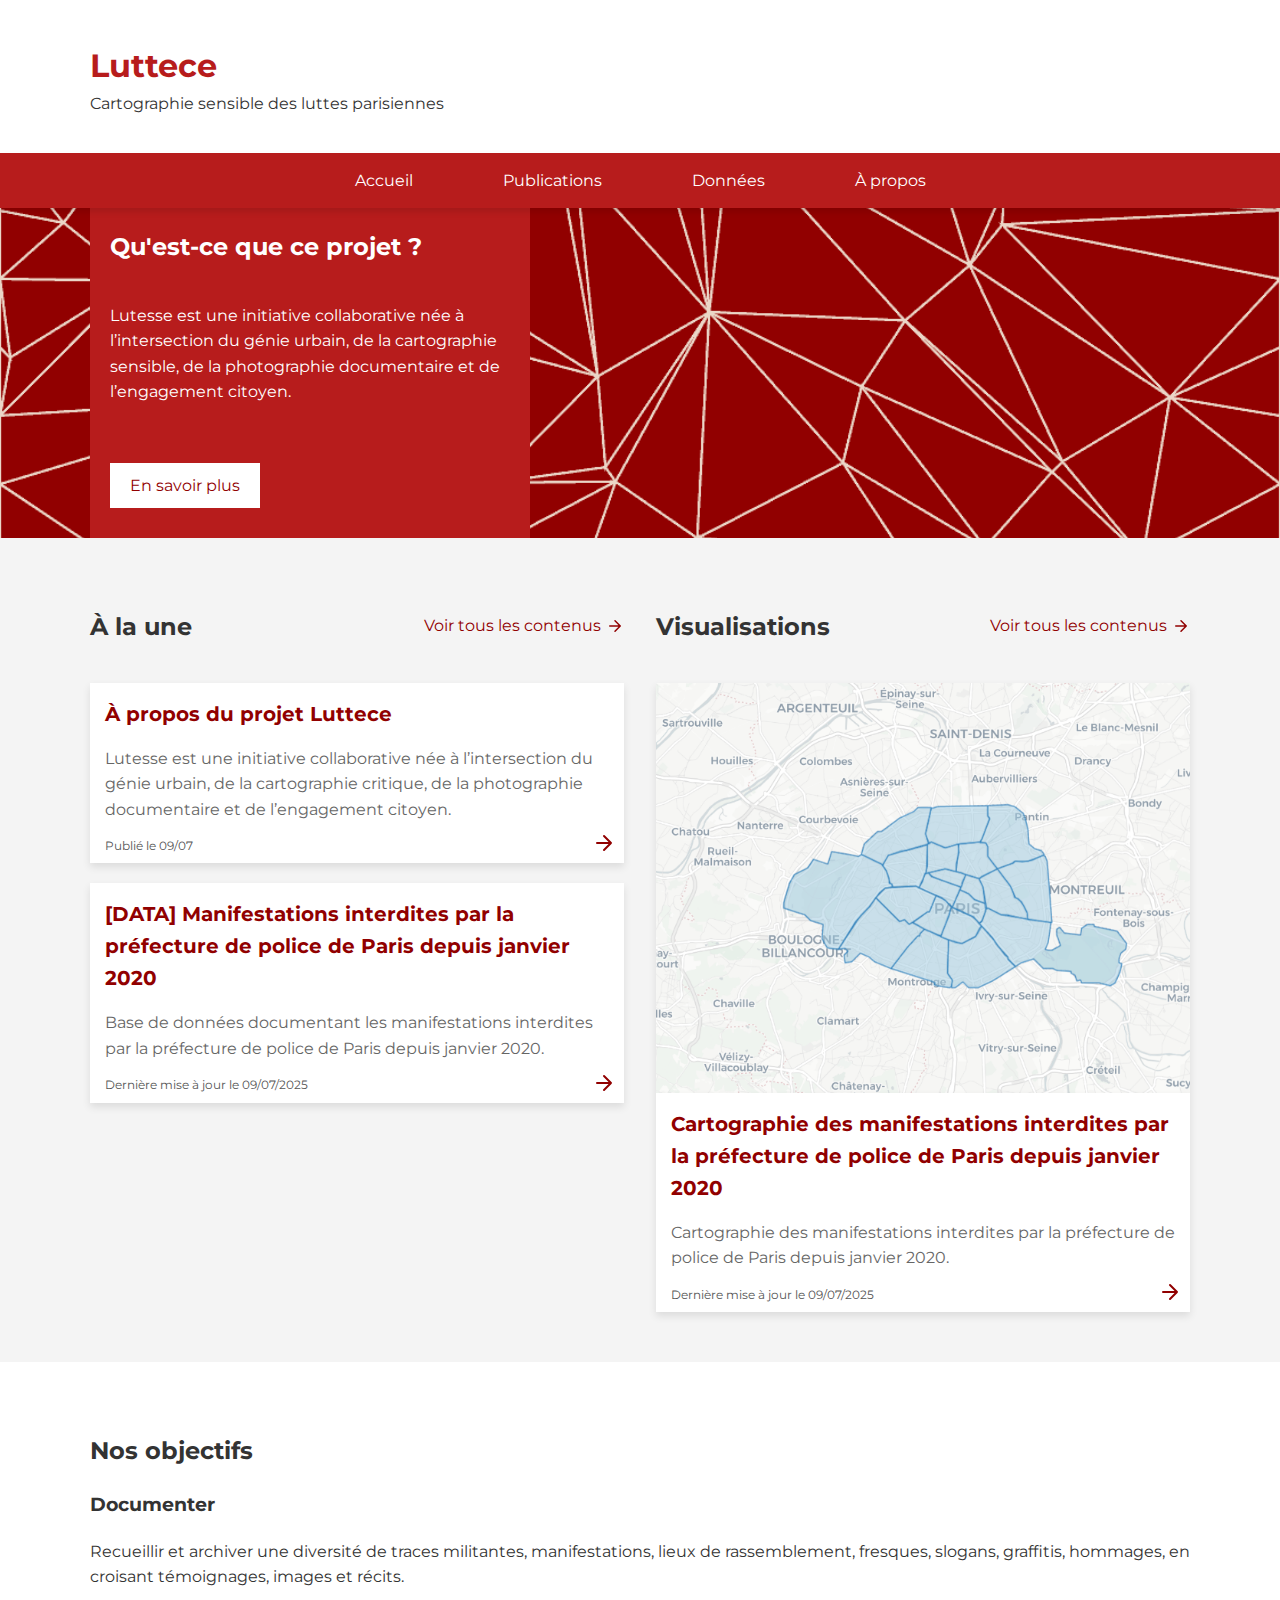
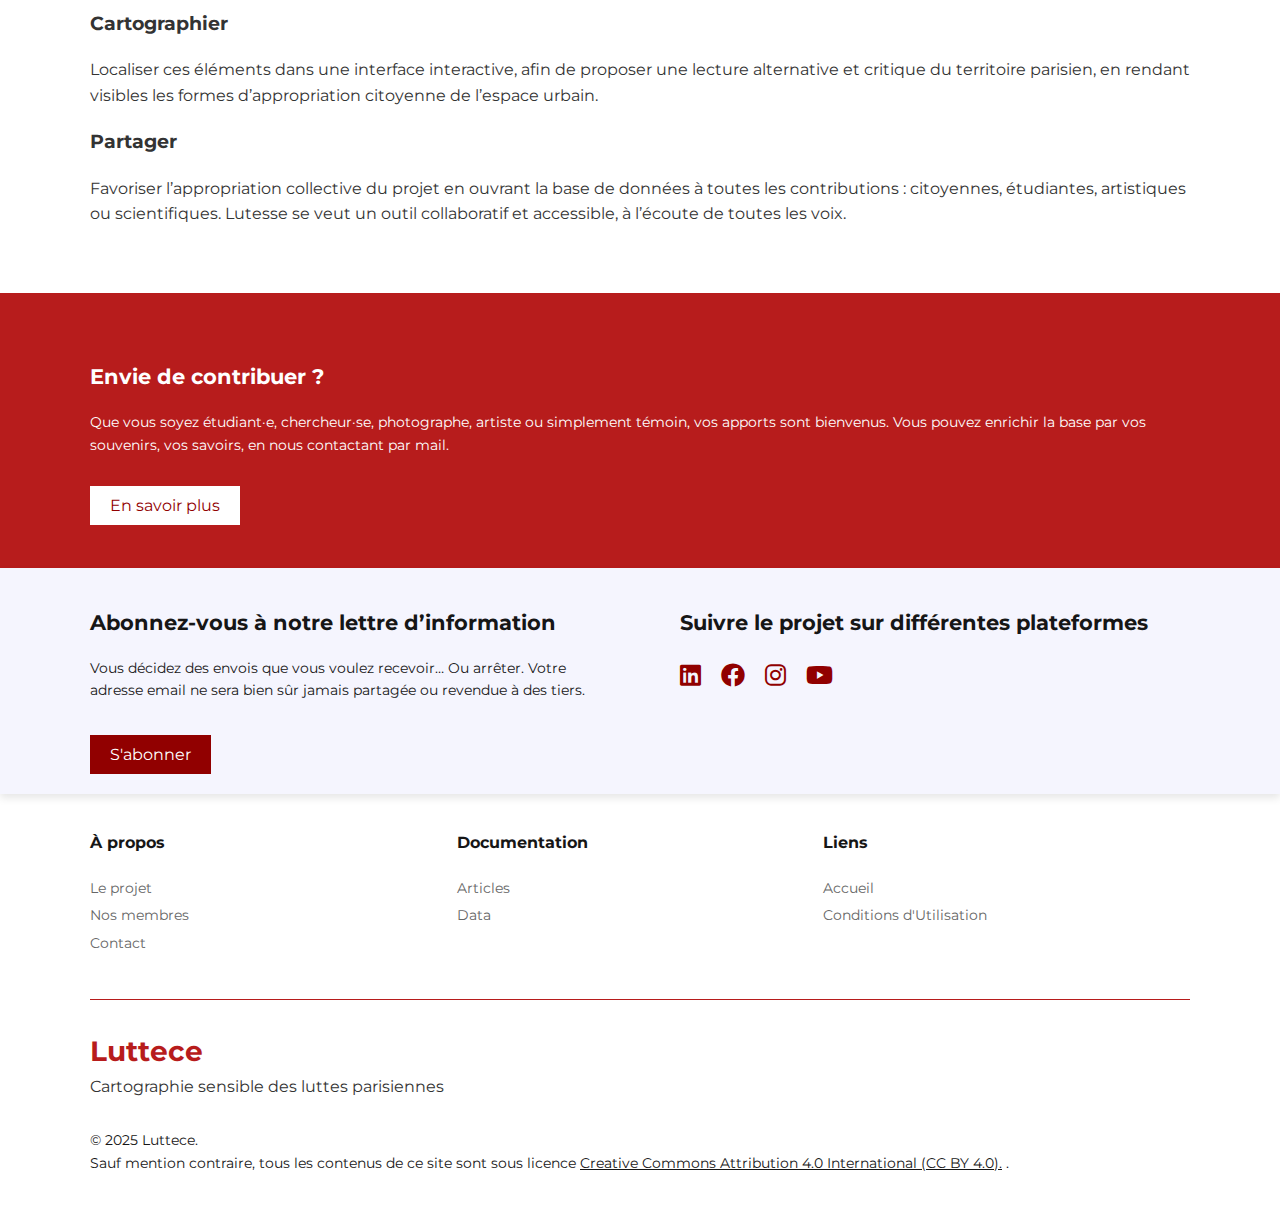
<file: index.html>
<!DOCTYPE html>
<html lang="fr">
    <head>
        <meta charset="UTF-8">
        <meta name="viewport" content="width=device-width, initial-scale=1.0">
        <meta name="author" content="Gaël Maignan">
        <meta name="robots" content="index, follow">
        <title>Luttece - Accueil</title>
        <link rel="stylesheet" href="main.css">
        <link rel="stylesheet" href="styles.css">
        <link rel="stylesheet" href="https://cdnjs.cloudflare.com/ajax/libs/font-awesome/6.0.0-beta3/css/all.min.css">
        <link rel="icon" href="img/logo.png" type="image/x-icon">

        <meta property="og:image" content="img/luttece.png">

        <script src="js/script.js"></script>
    </head>
    <body>
        

        <header class="site-header">
            <div class="mobile-nav">
                <a href="" class="mobile-title">Luttece</a>
                <div class="hamburger" onclick="openMenu()">
                    <div></div>
                    <div></div>
                    <div></div>
                </div>
            </div>
            <a href="#" class="title">
                <div class="text-container">
                    <h1>Luttece</h1>
                    <p>Cartographie sensible des luttes parisiennes</p>
                </div>
            </a>
            <nav class="nav-menu" id="nav-menu-id">
            <ul>
                <li><a href="#">Accueil</a></li>
                <li><a href="tous%20les%20contenus.html">Publications</a></li>
                <li><a href="data.html">Données</a></li>
                <li><a href="about.html">À propos</a></li>
            </ul>
            </nav>
        </header>


        <main>
            <section class="overlay-section">
                <div class="overlay-container">
                    <div class="overlay">
                        <h2>Qu'est-ce que ce projet ?</h2>
                        <p>
                            Lutesse est une initiative collaborative née à l’intersection du génie urbain, de la cartographie sensible, de la photographie documentaire et de l’engagement citoyen.
                        </p>
                        <a href="articles/about/about.html" class="btn-discover">En savoir plus</a>
                    </div>
                </div>
                <img src="img/accueil.png" alt="Bannière">
            </section>
            <div class="container">
                <section class="articles">
                    <!-- Colonne Articles en Français -->
                    <div class="column">
                        <div class="title-section">
                            <h2>À la une</h2>
                            <a href="tous les contenus.html" class="see-all-content">
                                <span class="text">Voir tous les contenus</span>
                                <span class="arrow-icon">
                                    <svg width="18" height="18" viewBox="0 0 24 24" fill="none" xmlns="http://www.w3.org/2000/svg">
                                        <path d="M5 12h14M12 5l7 7-7 7" stroke="currentColor" stroke-width="2" stroke-linecap="round" stroke-linejoin="round" />
                                    </svg>
                                </span>
                            </a>
                        </div>
                    
                        <a href="about.html" class="featured-article"> <!--ou horizontal-article-->
                         <!--${img}-->
                            <div class="article-info">
                                <h3>À propos du projet Luttece</h3>
                                    <p class="article-description">Lutesse est une initiative collaborative née à l’intersection du génie urbain, de la cartographie critique, de la photographie documentaire et de l’engagement citoyen.</p>
                                    <p class="publication-date">Publié le 09/07</p>
                                    <span class="arrow-icon">
                                        <svg width="24" height="24" viewBox="0 0 24 24" fill="none" xmlns="http://www.w3.org/2000/svg">
                                        <path d="M5 12h14M12 5l7 7-7 7" stroke="currentColor" stroke-width="2" stroke-linecap="round" stroke-linejoin="round" />
                                        </svg>
                                    </span>
                            </div>
                        </a>

                        <a href="data/manifestations interdites/manifestations interdites.html" class="featured-article">
                            <div class="article-info">
                                <h3>[DATA] Manifestations interdites par la préfecture de police de Paris depuis janvier 2020</h3>
                                    <p class="article-description">Base de données documentant les manifestations interdites par la préfecture de police de Paris depuis janvier 2020.</p>
                                    <p class="publication-date">Dernière mise à jour le 09/07/2025</p>
                                    <span class="arrow-icon">
                                        <svg width="24" height="24" viewBox="0 0 24 24" fill="none" xmlns="http://www.w3.org/2000/svg">
                                        <path d="M5 12h14M12 5l7 7-7 7" stroke="currentColor" stroke-width="2" stroke-linecap="round" stroke-linejoin="round" />
                                        </svg>
                                    </span>
                            </div>
                        </a>
                        
                        <a href="tous les contenus.html" class="see-all-content mobile">
                            <span class="text">Voir tous les contenus</span>
                            <span class="arrow-icon">
                                <svg width="18" height="18" viewBox="0 0 24 24" fill="none" xmlns="http://www.w3.org/2000/svg">
                                    <path d="M5 12h14M12 5l7 7-7 7" stroke="currentColor" stroke-width="2" stroke-linecap="round" stroke-linejoin="round" />
                                </svg>
                            </span>
                        </a>

                    </div>



                    <!-- Deuxième colonne d'articles -->
                    <div class="column">
                        <div class="title-section">
                            <h2>Visualisations</h2>
                            <a href="nos actions.html" class="see-all-content">
                                <span class="text">Voir tous les contenus</span>
                                <span class="arrow-icon">
                                    <svg width="18" height="18" viewBox="0 0 24 24" fill="none" xmlns="http://www.w3.org/2000/svg">
                                        <path d="M5 12h14M12 5l7 7-7 7" stroke="currentColor" stroke-width="2" stroke-linecap="round" stroke-linejoin="round" />
                                    </svg>
                                </span>
                            </a>
                        </div>

                        <a href="data/manifestations interdites/manifestations interdites.html" class="featured-article"> <!--ou horizontal-article-->
         <!--${img}-->
         <img src="data/manifestations interdites/image.png">
        <div class="article-info">
            <h3>Cartographie des manifestations interdites par la préfecture de police de Paris depuis janvier 2020</h3>
                <p class="article-description">Cartographie des manifestations interdites par la préfecture de police de Paris depuis janvier 2020.</p>
                <p class="publication-date">Dernière mise à jour le 09/07/2025</p>
                <span class="arrow-icon">
                    <svg width="24" height="24" viewBox="0 0 24 24" fill="none" xmlns="http://www.w3.org/2000/svg">
                    <path d="M5 12h14M12 5l7 7-7 7" stroke="currentColor" stroke-width="2" stroke-linecap="round" stroke-linejoin="round" />
                    </svg>
                </span>
        </div>
    </a>
                        
                        <a href="nos actions.html" class="see-all-content mobile">
                            <span class="text">Voir tous les contenus</span>
                            <span class="arrow-icon">
                                <svg width="18" height="18" viewBox="0 0 24 24" fill="none" xmlns="http://www.w3.org/2000/svg">
                                    <path d="M5 12h14M12 5l7 7-7 7" stroke="currentColor" stroke-width="2" stroke-linecap="round" stroke-linejoin="round" />
                                </svg>
                            </span>
                        </a>



                        <!--
                        <div class="title-section">
                            <h2>Données</h2>
                            <a href="analyses et recherches.html" class="see-all-content">
                                <span class="text">Voir tous les contenus</span>
                                <span class="arrow-icon">
                                    <svg width="18" height="18" viewBox="0 0 24 24" fill="none" xmlns="http://www.w3.org/2000/svg">
                                        <path d="M5 12h14M12 5l7 7-7 7" stroke="currentColor" stroke-width="2" stroke-linecap="round" stroke-linejoin="round" />
                                    </svg>
                                </span>
                            </a>
                        </div>

                        <span class="articles-list" id="recherches_et_analyses"></span>

                        <a href="analyses et recherches.html" class="see-all-content mobile">
                            <span class="text">Voir tous les contenus</span>
                            <span class="arrow-icon">
                                <svg width="18" height="18" viewBox="0 0 24 24" fill="none" xmlns="http://www.w3.org/2000/svg">
                                    <path d="M5 12h14M12 5l7 7-7 7" stroke="currentColor" stroke-width="2" stroke-linecap="round" stroke-linejoin="round" />
                                </svg>
                            </span>
                        </a>-->




                    </div>

                </div>

            </section>
        </div>




<!--
<section class="full-width-section highlight">
    <div class="content">
        
</div>
</section>-->


            <section class="full-width-section">
                <div class="content">
                    <h2>Nos objectifs</h2>
                    <h3>Documenter</h3>
                    <p>Recueillir et archiver une diversité de traces militantes, manifestations, lieux de rassemblement, fresques, slogans, graffitis, hommages, en croisant témoignages, images et récits.</p>

                    <h3>Cartographier</h3>
                    <p>Localiser ces éléments dans une interface interactive, afin de proposer une lecture alternative et critique du territoire parisien, en rendant visibles les formes d’appropriation citoyenne de l’espace urbain.</p>

                    <h3>Partager</h3>
                    <p>Favoriser l’appropriation collective du projet en ouvrant la base de données à toutes les contributions : citoyennes, étudiantes, artistiques ou scientifiques. Lutesse se veut un outil collaboratif et accessible, à l’écoute de toutes les voix.</p>


                </div>
            </section>

        </main>

<footer id="footer">
            <section class="full-width-section join">
                <div class="content">
                    <h2>Envie de contribuer ?</h2>
                    <p>
                        Que vous soyez étudiant·e, chercheur·se, photographe, artiste ou simplement témoin, vos apports sont bienvenus. Vous pouvez enrichir la base par vos souvenirs, vos savoirs, en nous contactant par mail.
                        <br>
                        <br>
                    </p>
                    <a href="https://observatoire-esprit-critique.fr/articles/about/about.html#join" class="btn-discover discover-bottom">En savoir plus</a>
                </div>
            </section>
            <div class="subscription-container">
                <div class="subscription-section">
                    <!-- Bloc gauche : Abonnement à la newsletter -->
                    <div class="left-content">
                        <h2>Abonnez-vous à notre lettre d’information</h2>
                        <p>
                            Vous décidez des envois que vous voulez recevoir… Ou arrêter. Votre adresse email ne sera bien sûr jamais partagée ou revendue à des tiers.
                        </p>
                        <button class="subscribe-button">S'abonner</button>
                    </div>
                    <!-- Bloc droit : Suivez-nous sur les réseaux sociaux -->
                    <div class="right-content">
                        <h2>Suivre le projet sur différentes plateformes</h2>
                        <div class="social-icons">
                            <a href="https://www.linkedin.com/company/oec-org" target="_blank" aria-label="LinkedIn"><i class="fab fa-linkedin"></i></a>
                            <a href="https://www.facebook.com" target="_blank" aria-label="Facebook"><i class="fab fa-facebook"></i></a>
                            <a href="https://www.instagram.com" target="_blank" aria-label="Instagram"><i class="fab fa-instagram"></i></a>
                            <a href="https://www.youtube.com" target="_blank" aria-label="YouTube"><i class="fab fa-youtube"></i></a>
                        </div>
                    </div>
                </div>
            </div>
            <div class="fixed-img"></div>
            <div class="footer-content">
                <div class="footer-section">
                    <h3>À propos</h3>
                    <ul>
                        <li><a href="about.html">Le projet</a></li>
                        <li><a href="about.html#membres">Nos membres</a></li>
                        <li><a href="about.html#contact">Contact</a></li>
                    </ul>
                </div>
                <div class="footer-section">
                    <h3>Documentation</h3>
                    <ul>
                        <li><a href="tous les contenus.html">Articles</a></li>
                        <li><a href="data.html">Data</a></li>
                    </ul>
                </div>
                <div class="footer-section">
                    <h3>Liens</h3>
                    <ul>
                        <li><a href="index.html">Accueil</a></li>
                        <li><a href="https://creativecommons.org/licenses/by/4.0/deed.fr">Conditions d'Utilisation</a></li>
                    </ul>
                </div>
                <div id="about" class="footer-bottom">
                    <div class="text-container">
                        <h1>Luttece</h1>
                        <p>Cartographie sensible des luttes parisiennes</p>
                    </div>
                    <p>
                        &copy; 2025 Luttece.
                        <br>
                         Sauf mention contraire, tous les contenus de ce site sont sous licence
                        <a href="https://creativecommons.org/licenses/by/4.0/deed.fr" target="_blank" class="license-link">Creative Commons Attribution 4.0 International (CC BY 4.0).</a>       .
                    </p>
                </div>
            </div>
        </footer>
</body>
</html>
</file>
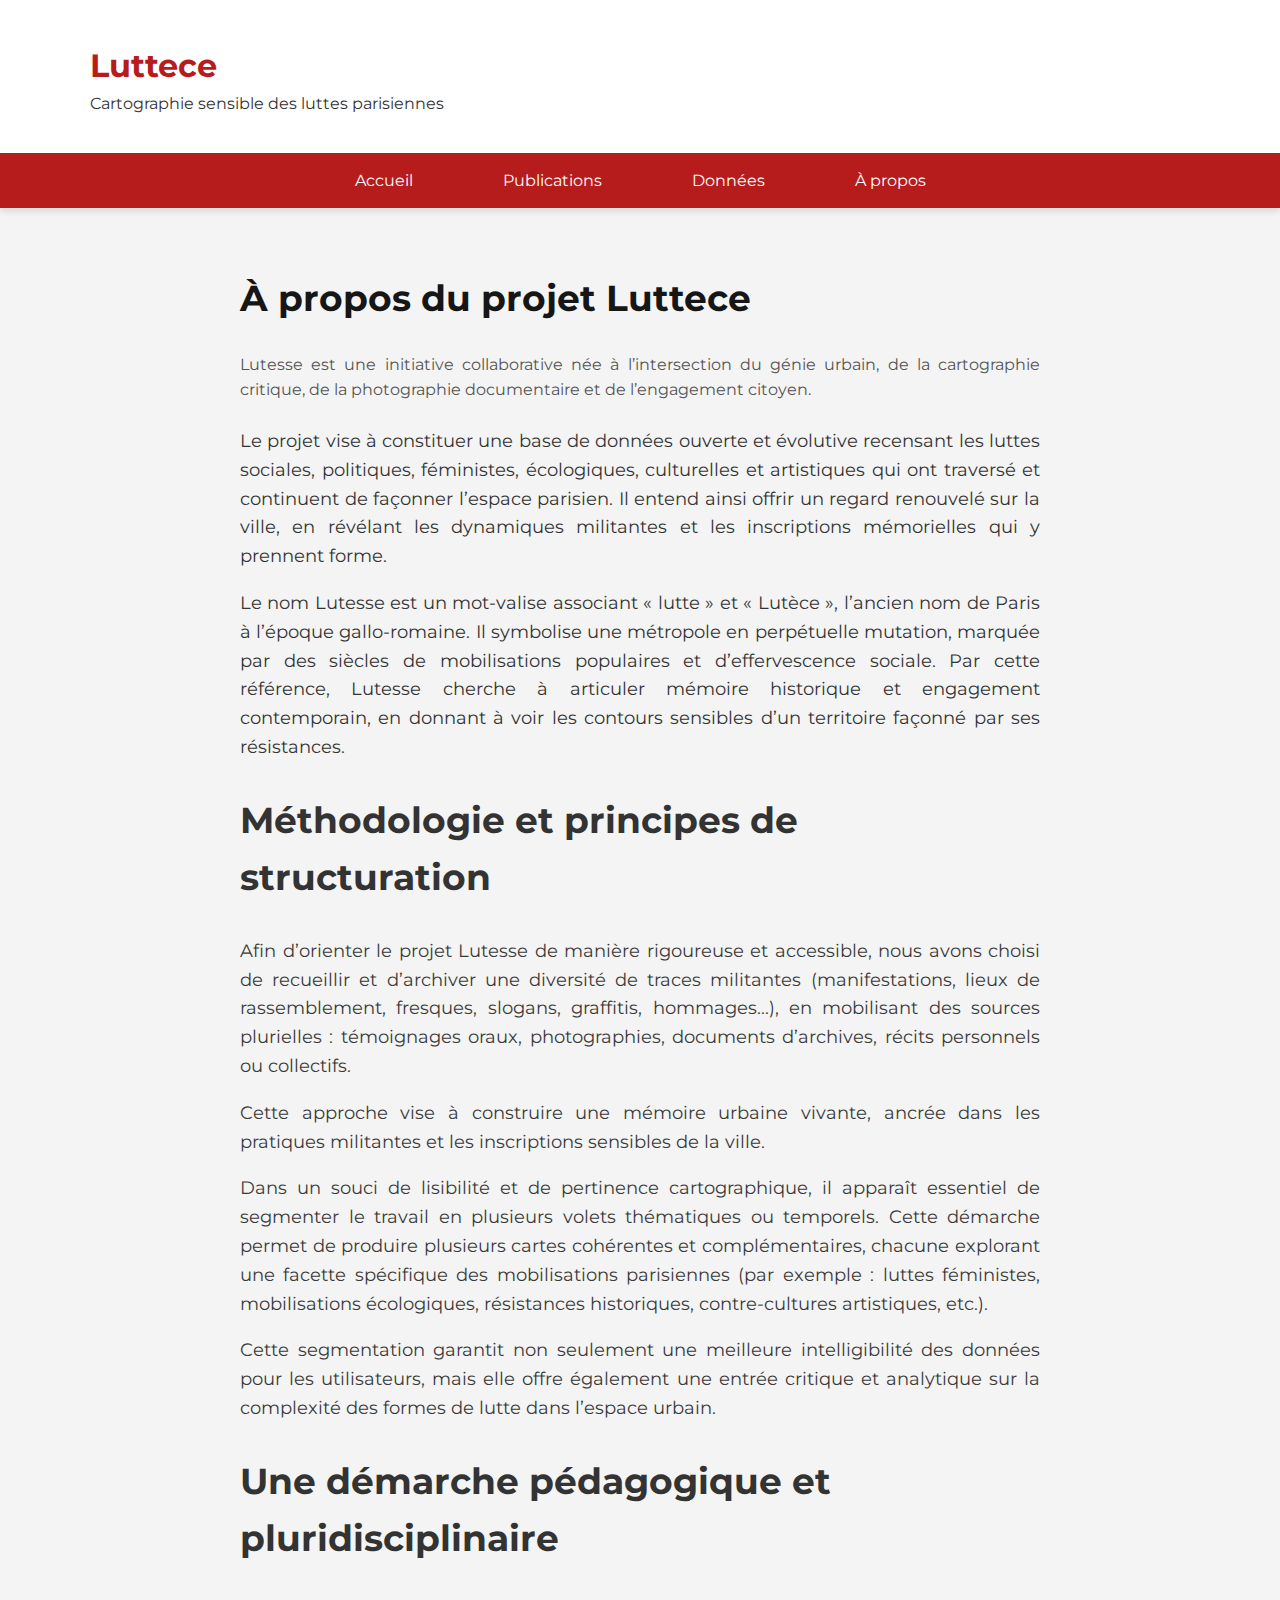
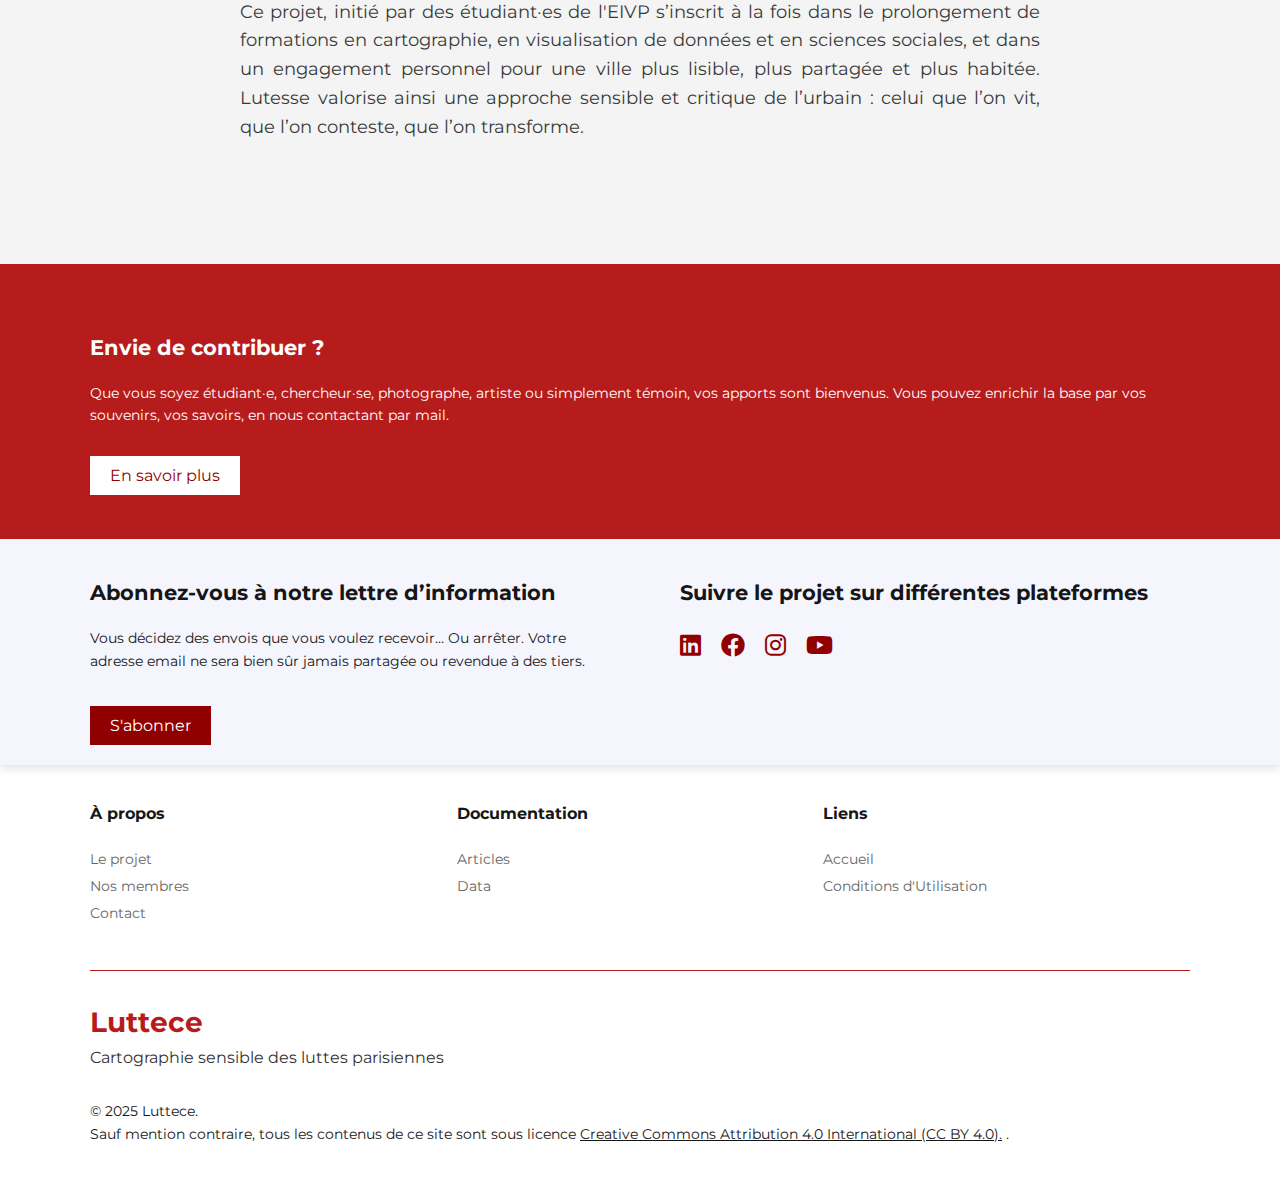
<file: about.html>
<!DOCTYPE html>
<html lang="fr">

<head>
    <meta charset="UTF-8">
    <meta name="viewport" content="width=device-width, initial-scale=1.0">
    <meta name="robots" content="index, follow">
    <title>Luttece - À propos</title>
    <link rel="stylesheet" href="main.css">
    <link rel="stylesheet" href="article.css">
    <link rel="stylesheet" href="https://cdnjs.cloudflare.com/ajax/libs/font-awesome/6.0.0-beta3/css/all.min.css">
    <link rel="icon" href="https://observatoire-esprit-critique.fr/img/logo.png" type="image/x-icon">

    <script src="js/script.js"></script>



</head>

<body>
    <!-- Header avec le menu responsive -->
    <header class="site-header">
        <div class="mobile-nav">
            <a href="index.html"><img src="../../img/logo.png" alt="OEC"></a>
            <div class="hamburger" onclick="openMenu()">
                <div></div>
                <div></div>
                <div></div>
            </div>
        </div>
       <a href="index.html" class="title">
            <div class="text-container">
                <h1>Luttece</h1>
                <p>Cartographie sensible des luttes parisiennes</p>
            </div>
        </a>
        <nav class="nav-menu" id="nav-menu-id">
            <ul>
                <li><a href="index.html">Accueil</a></li>
                <li><a href="tous%20les%20contenus.html">Publications</a></li>
                <li><a href="data.html">Données</a></li>
                <li><a href="#">À propos</a></li>
            </ul>
        </nav>
    </header>
    <main>
        <article class="article">
            <h2 class="article-title">À propos du projet Luttece</h2>
            <p class="article-description">Lutesse est une initiative collaborative née à l’intersection du génie urbain, de la cartographie critique, de la photographie documentaire et de l’engagement citoyen.</p>
            <p>Le projet vise à constituer une base de données ouverte et évolutive recensant les luttes sociales, politiques, féministes, écologiques, culturelles et artistiques qui ont traversé et continuent de façonner l’espace parisien. Il entend ainsi offrir un regard renouvelé sur la ville, en révélant les dynamiques militantes et les inscriptions mémorielles qui y prennent forme.<p>
            <p>Le nom Lutesse est un mot-valise associant « lutte » et « Lutèce », l’ancien nom de Paris à l’époque gallo-romaine. Il symbolise une métropole en perpétuelle mutation, marquée par des siècles de mobilisations populaires et d’effervescence sociale. Par cette référence, Lutesse cherche à articuler mémoire historique et engagement contemporain, en donnant à voir les contours sensibles d’un territoire façonné par ses résistances.</p>
            
            <div class="article-content">

                  <h2>Méthodologie et principes de structuration</h2>

  <p>Afin d’orienter le projet Lutesse de manière rigoureuse et accessible, nous avons choisi de recueillir et d’archiver une diversité de traces militantes (manifestations, lieux de rassemblement, fresques, slogans, graffitis, hommages...), en mobilisant des sources plurielles : témoignages oraux, photographies, documents d’archives, récits personnels ou collectifs.</p>
  <p>Cette approche vise à construire une mémoire urbaine vivante, ancrée dans les pratiques militantes et les inscriptions sensibles de la ville.</p>
  <p>Dans un souci de lisibilité et de pertinence cartographique, il apparaît essentiel de segmenter le travail en plusieurs volets thématiques ou temporels. Cette démarche permet de produire plusieurs cartes cohérentes et complémentaires, chacune explorant une facette spécifique des mobilisations parisiennes (par exemple : luttes féministes, mobilisations écologiques, résistances historiques, contre-cultures artistiques, etc.).</p>
  <p>Cette segmentation garantit non seulement une meilleure intelligibilité des données pour les utilisateurs, mais elle offre également une entrée critique et analytique sur la complexité des formes de lutte dans l’espace urbain.</p>

  <h2>Une démarche pédagogique et pluridisciplinaire</h2>
  <p>
  Ce projet, initié par des étudiant·es de l'EIVP s’inscrit à la fois dans le prolongement de formations en cartographie, en visualisation de données et en sciences sociales, et dans un engagement personnel pour une ville plus lisible, plus partagée et plus habitée.
Lutesse valorise ainsi une approche sensible et critique de l’urbain : celui que l’on vit, que l’on conteste, que l’on transforme.</p>

                <style>
                    .form {
                        margin: auto;
                    }
                </style>

                <!--
                <h3 id="contact">Contact</h3>

                <p>Vous avez une question, une proposition de collaboration, ou souhaitez simplement en savoir plus sur nos actions ?</p>

                <div class="contact-badge">
                  <!--<div class="profile-photo">
                    <img src="gael-maignan.jpg" alt="Photo de profil - Gaël Maignan">
                  </div>-->
                  <!--
                  <div class="contact-info">
                    <h3>Gaël Maignan</h3>
                    <p>Etudiant à l'Ecole des Ingénieurs de le Ville de Paris (EIVP) et à l'Insitut Français de Presse (IFP).</p>
                    <p><a href="mailto:gael.maignan@eivp-paris.fr">gael.maignan@eivp-paris.fr</a></p>
                  </div>
                </div>-->




            </div>



        </article>















    </main>
<footer id="footer">
            <section class="full-width-section join">
                <div class="content">
                    <h2>Envie de contribuer ?</h2>
                    <p>
                        Que vous soyez étudiant·e, chercheur·se, photographe, artiste ou simplement témoin, vos apports sont bienvenus. Vous pouvez enrichir la base par vos souvenirs, vos savoirs, en nous contactant par mail.
                        <br>
                        <br>
                    </p>
                    <a href="https://observatoire-esprit-critique.fr/articles/about/about.html#join" class="btn-discover discover-bottom">En savoir plus</a>
                </div>
            </section>
            <div class="subscription-container">
                <div class="subscription-section">
                    <!-- Bloc gauche : Abonnement à la newsletter -->
                    <div class="left-content">
                        <h2>Abonnez-vous à notre lettre d’information</h2>
                        <p>
                            Vous décidez des envois que vous voulez recevoir… Ou arrêter. Votre adresse email ne sera bien sûr jamais partagée ou revendue à des tiers.
                        </p>
                        <button class="subscribe-button">S'abonner</button>
                    </div>
                    <!-- Bloc droit : Suivez-nous sur les réseaux sociaux -->
                    <div class="right-content">
                        <h2>Suivre le projet sur différentes plateformes</h2>
                        <div class="social-icons">
                            <a href="https://www.linkedin.com/company/oec-org" target="_blank" aria-label="LinkedIn"><i class="fab fa-linkedin"></i></a>
                            <a href="https://www.facebook.com" target="_blank" aria-label="Facebook"><i class="fab fa-facebook"></i></a>
                            <a href="https://www.instagram.com" target="_blank" aria-label="Instagram"><i class="fab fa-instagram"></i></a>
                            <a href="https://www.youtube.com" target="_blank" aria-label="YouTube"><i class="fab fa-youtube"></i></a>
                        </div>
                    </div>
                </div>
            </div>
            <div class="fixed-img"></div>
            <div class="footer-content">
                <div class="footer-section">
                    <h3>À propos</h3>
                    <ul>
                        <li><a href="#">Le projet</a></li>
                        <li><a href="#membres">Nos membres</a></li>
                        <li><a href="#contact">Contact</a></li>
                    </ul>
                </div>
                <div class="footer-section">
                    <h3>Documentation</h3>
                    <ul>
                        <li><a href="tous les contenus.html">Articles</a></li>
                        <li><a href="data.html">Data</a></li>
                    </ul>
                </div>
                <div class="footer-section">
                    <h3>Liens</h3>
                    <ul>
                        <li><a href="index.html">Accueil</a></li>
                        <li><a href="https://creativecommons.org/licenses/by/4.0/deed.fr">Conditions d'Utilisation</a></li>
                    </ul>
                </div>
                <div id="about" class="footer-bottom">
                    <div class="text-container">
                        <h1>Luttece</h1>
                        <p>Cartographie sensible des luttes parisiennes</p>
                    </div>
                    <p>
                        &copy; 2025 Luttece.
                        <br>
                         Sauf mention contraire, tous les contenus de ce site sont sous licence
                        <a href="https://creativecommons.org/licenses/by/4.0/deed.fr" target="_blank" class="license-link">Creative Commons Attribution 4.0 International (CC BY 4.0).</a>       .
                    </p>
                </div>
            </div>
        </footer>
</body>

</html>
</file>
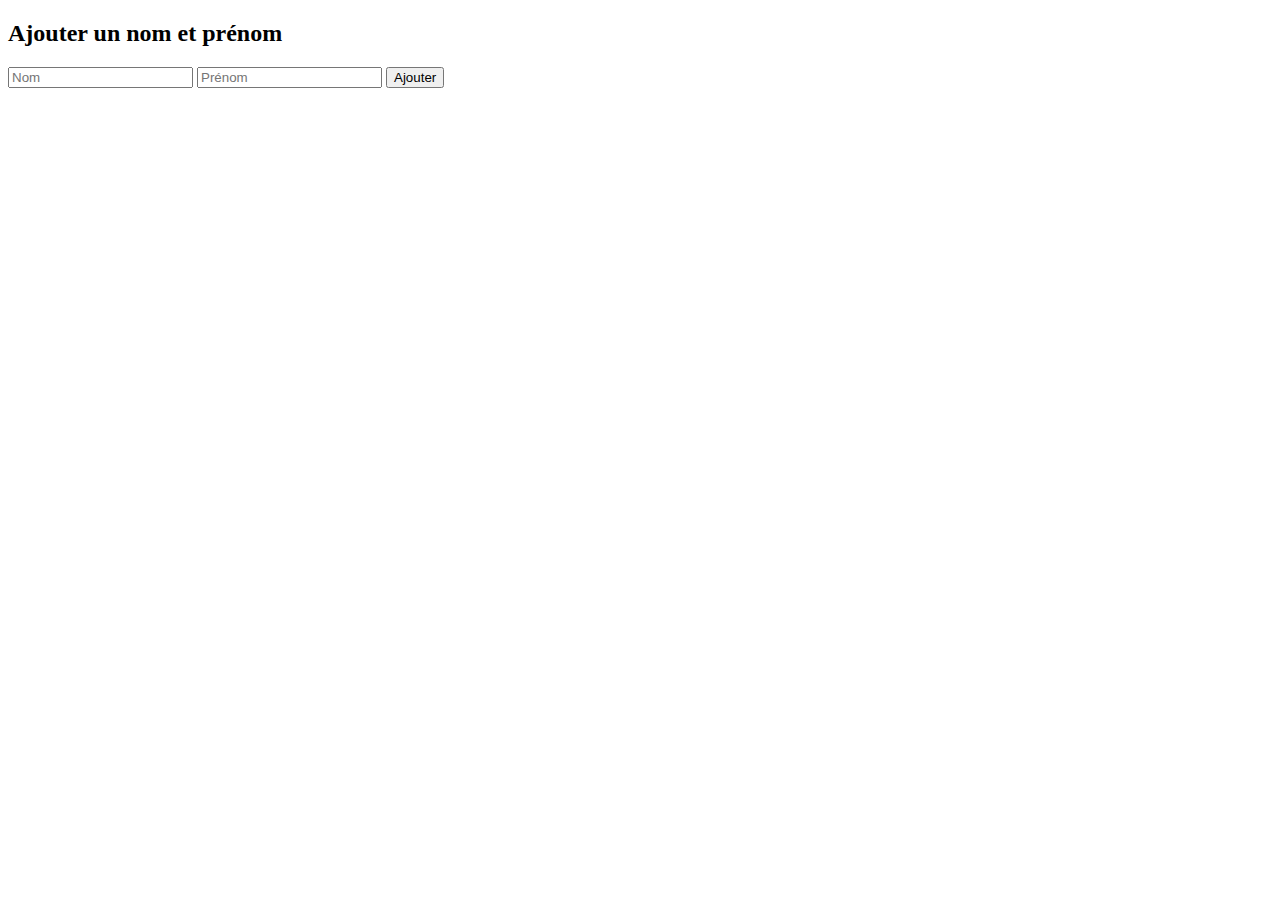
<file: api_sheet.html>
<!DOCTYPE html>
<html>
<head>
  <meta charset="UTF-8">
  <title>Ajout à Google Sheet</title>
  <script src="https://apis.google.com/js/api.js"></script>
</head>
<body>
  <h2>Ajouter un nom et prénom</h2>
  <form id="sheetForm">
    <input type="text" id="nom" placeholder="Nom" required />
    <input type="text" id="prenom" placeholder="Prénom" required />
    <button type="submit">Ajouter</button>
  </form>

  <script>
    const CLIENT_ID = "607604649600-8c9iadf3udgj82mc86g5gl1u20gp8t7m.apps.googleusercontent.com";
    const API_KEY = "AIzaSyDjjfP1B5sDsS0hvCyJyprcx78a0tMV9kw"; // optionnelle mais recommandée
    const SPREADSHEET_ID = "1HT87wl3molF9l8DuwDZy3opAdEopQ2ekXhH4XfF-GoM";
    const RANGE = "Feuille1!A:B"; // ou modifie selon l'onglet

    function ajouterNomPrenom(nom, prenom) {
      gapi.client.sheets.spreadsheets.values.append({
        spreadsheetId: SPREADSHEET_ID,
        range: RANGE,
        valueInputOption: "USER_ENTERED",
        resource: {
          values: [[nom, prenom]]
        }
      }).then(response => {
        alert("Ajouté !");
      }, error => {
        console.error("Erreur:", error);
        alert("Erreur : " + error.result.error.message);
      });
    }

    function initClient() {
      gapi.client.init({
        apiKey: API_KEY,
        clientId: CLIENT_ID,
        discoveryDocs: ["https://sheets.googleapis.com/$discovery/rest?version=v4"],
        scope: "https://www.googleapis.com/auth/spreadsheets"
      }).then(() => {
        gapi.auth2.getAuthInstance().signIn().then(() => {
          console.log("Connecté !");
        });
      });
    }

    gapi.load("client:auth2", initClient);

    document.getElementById("sheetForm").addEventListener("submit", function(e) {
      e.preventDefault();
      const nom = document.getElementById("nom").value;
      const prenom = document.getElementById("prenom").value;
      ajouterNomPrenom(nom, prenom);
    });
  </script>
</body>
</html>
</file>
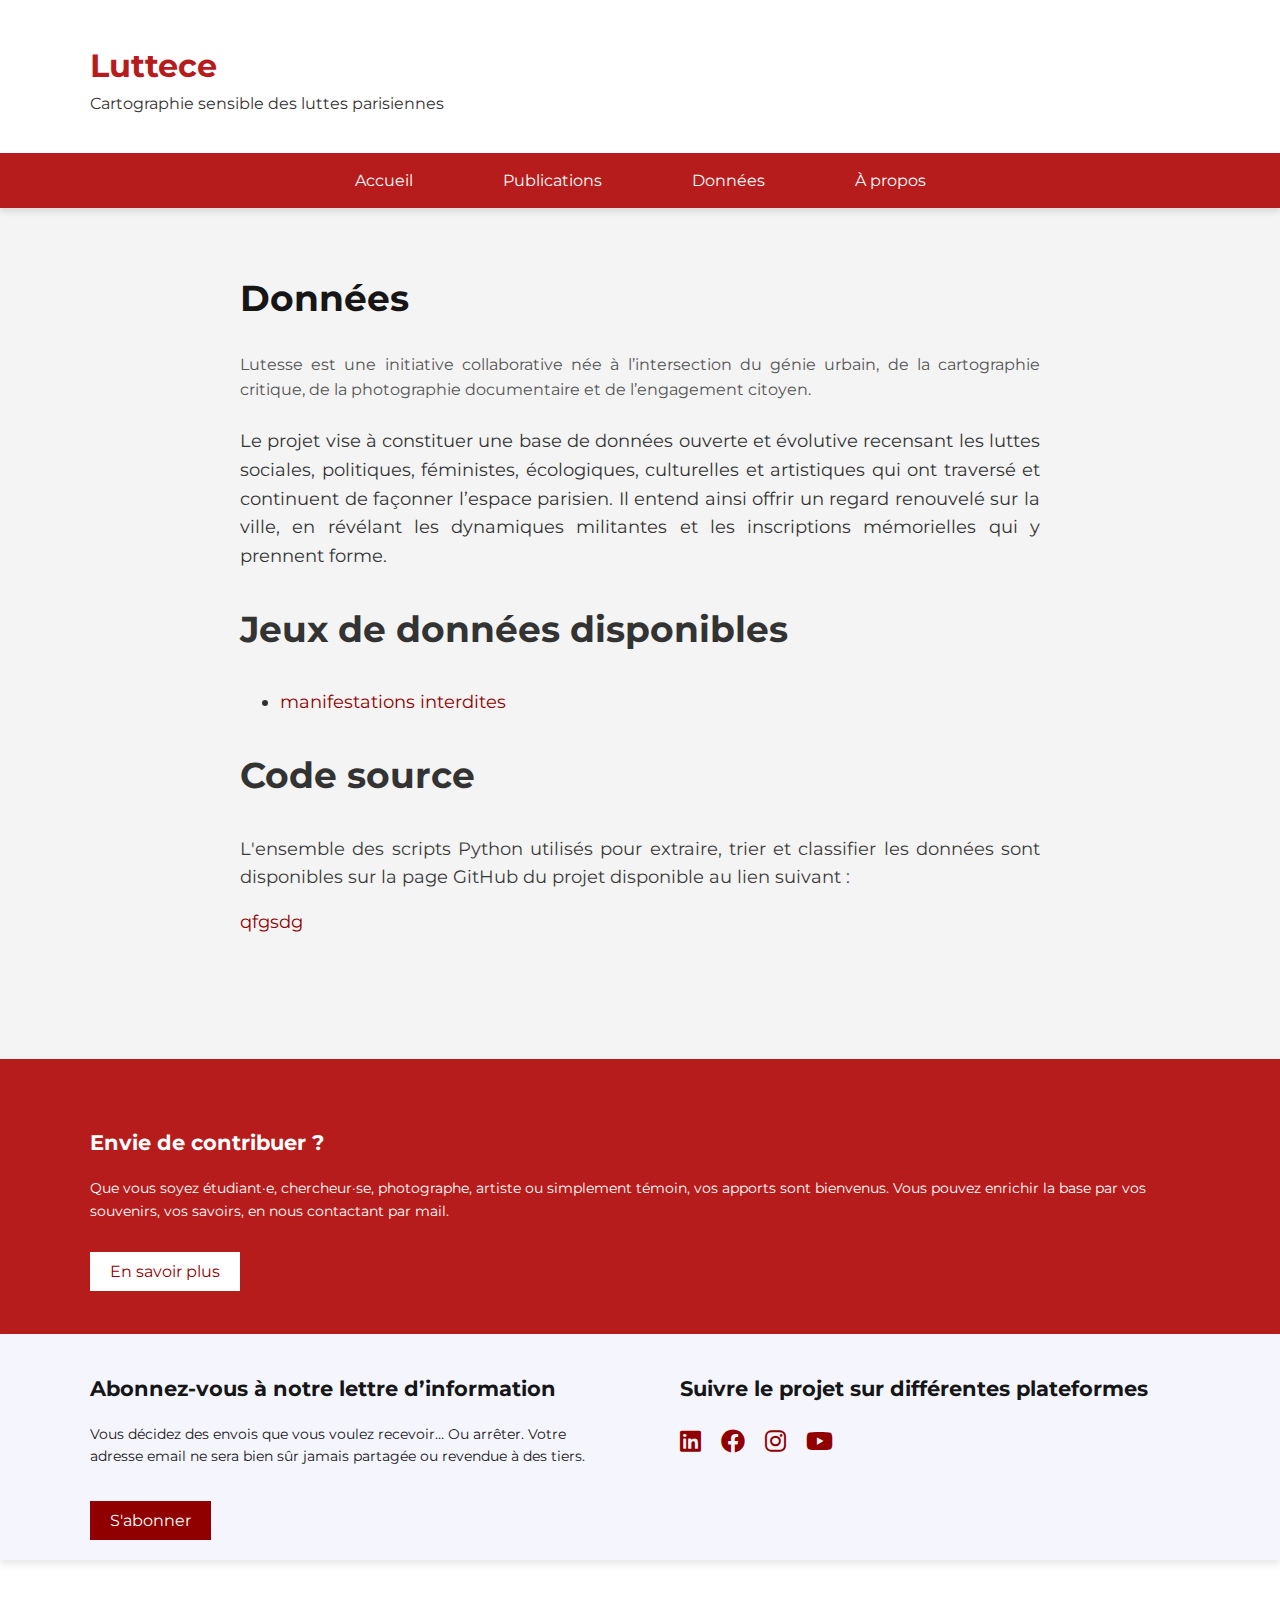
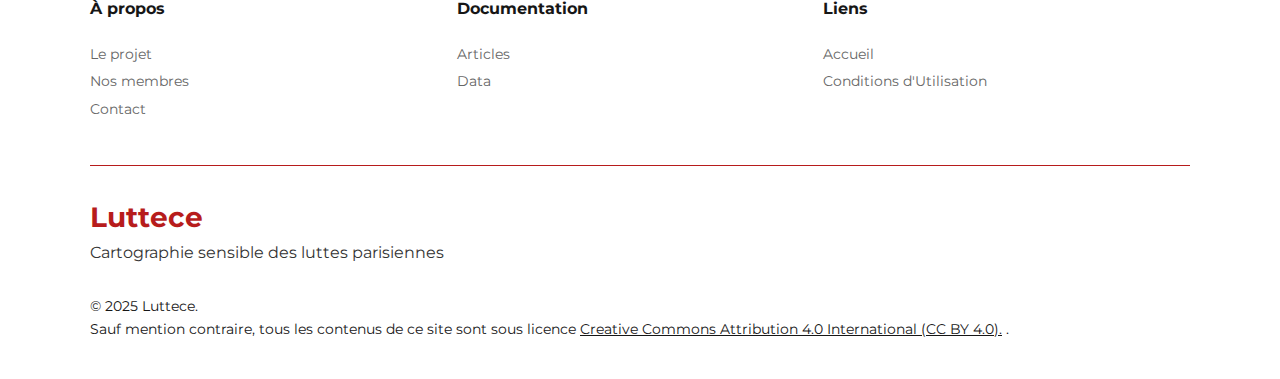
<file: data.html>
<!DOCTYPE html>
<html lang="fr">

<head>
    <meta charset="UTF-8">
    <meta name="viewport" content="width=device-width, initial-scale=1.0">
    <meta name="robots" content="index, follow">
    <title>Luttece - Données brutes</title>
    <link rel="stylesheet" href="main.css">
    <link rel="stylesheet" href="article.css">
    <link rel="stylesheet" href="https://cdnjs.cloudflare.com/ajax/libs/font-awesome/6.0.0-beta3/css/all.min.css">
    <link rel="icon" href="https://observatoire-esprit-critique.fr/img/logo.png" type="image/x-icon">

    <script src="js/script.js"></script>



</head>

<body>
    <!-- Header avec le menu responsive -->
    <header class="site-header">
        <div class="mobile-nav">
            <a href="index.html"><img src="../../img/logo.png" alt="OEC"></a>
            <div class="hamburger" onclick="openMenu()">
                <div></div>
                <div></div>
                <div></div>
            </div>
        </div>
       <a href="index.html" class="title">
            <div class="text-container">
                <h1>Luttece</h1>
                <p>Cartographie sensible des luttes parisiennes</p>
            </div>
        </a>
        <nav class="nav-menu" id="nav-menu-id">
            <ul>
                <li><a href="index.html">Accueil</a></li>
                <li><a href="tous%20les%20contenus.html">Publications</a></li>
                <li><a href="#">Données</a></li>
                <li><a href="about.html">À propos</a></li>
            </ul>
        </nav>
    </header>
    <main>
        <article class="article">
            <h2 class="article-title">Données</h2>
            <p class="article-description">Lutesse est une initiative collaborative née à l’intersection du génie urbain, de la cartographie critique, de la photographie documentaire et de l’engagement citoyen.</p>
            <p>Le projet vise à constituer une base de données ouverte et évolutive recensant les luttes sociales, politiques, féministes, écologiques, culturelles et artistiques qui ont traversé et continuent de façonner l’espace parisien. Il entend ainsi offrir un regard renouvelé sur la ville, en révélant les dynamiques militantes et les inscriptions mémorielles qui y prennent forme.<p>
            
            <div class="article-content">

                  <h2>Jeux de données disponibles</h2>

                  <ul>
                      <li><a href="data/manifestations interdites/manifestations interdites.html" target="_blank">manifestations interdites</a></li>
                  </ul>


                  <h2>Code source</h2>

                  <p>L'ensemble des scripts Python utilisés pour extraire, trier et classifier les données sont disponibles sur la page GitHub du projet disponible au lien suivant : </p><a>qfgsdg</a>



                <style>
                    .form {
                        margin: auto;
                    }
                </style>

                <!--
                <h3 id="contact">Contact</h3>

                <p>Vous avez une question, une proposition de collaboration, ou souhaitez simplement en savoir plus sur nos actions ?</p>

                <div class="contact-badge">
                  <!--<div class="profile-photo">
                    <img src="gael-maignan.jpg" alt="Photo de profil - Gaël Maignan">
                  </div>-->
                  <!--
                  <div class="contact-info">
                    <h3>Gaël Maignan</h3>
                    <p>Etudiant à l'Ecole des Ingénieurs de le Ville de Paris (EIVP) et à l'Insitut Français de Presse (IFP).</p>
                    <p><a href="mailto:gael.maignan@eivp-paris.fr">gael.maignan@eivp-paris.fr</a></p>
                  </div>
                </div>-->




            </div>



        </article>















    </main>
<footer id="footer">
            <section class="full-width-section join">
                <div class="content">
                    <h2>Envie de contribuer ?</h2>
                    <p>
                        Que vous soyez étudiant·e, chercheur·se, photographe, artiste ou simplement témoin, vos apports sont bienvenus. Vous pouvez enrichir la base par vos souvenirs, vos savoirs, en nous contactant par mail.
                        <br>
                        <br>
                    </p>
                    <a href="https://observatoire-esprit-critique.fr/articles/about/about.html#join" class="btn-discover discover-bottom">En savoir plus</a>
                </div>
            </section>
            <div class="subscription-container">
                <div class="subscription-section">
                    <!-- Bloc gauche : Abonnement à la newsletter -->
                    <div class="left-content">
                        <h2>Abonnez-vous à notre lettre d’information</h2>
                        <p>
                            Vous décidez des envois que vous voulez recevoir… Ou arrêter. Votre adresse email ne sera bien sûr jamais partagée ou revendue à des tiers.
                        </p>
                        <button class="subscribe-button">S'abonner</button>
                    </div>
                    <!-- Bloc droit : Suivez-nous sur les réseaux sociaux -->
                    <div class="right-content">
                        <h2>Suivre le projet sur différentes plateformes</h2>
                        <div class="social-icons">
                            <a href="https://www.linkedin.com/company/oec-org" target="_blank" aria-label="LinkedIn"><i class="fab fa-linkedin"></i></a>
                            <a href="https://www.facebook.com" target="_blank" aria-label="Facebook"><i class="fab fa-facebook"></i></a>
                            <a href="https://www.instagram.com" target="_blank" aria-label="Instagram"><i class="fab fa-instagram"></i></a>
                            <a href="https://www.youtube.com" target="_blank" aria-label="YouTube"><i class="fab fa-youtube"></i></a>
                        </div>
                    </div>
                </div>
            </div>
            <div class="fixed-img"></div>
            <div class="footer-content">
                <div class="footer-section">
                    <h3>À propos</h3>
                    <ul>
                        <li><a href="#">Le projet</a></li>
                        <li><a href="#membres">Nos membres</a></li>
                        <li><a href="#contact">Contact</a></li>
                    </ul>
                </div>
                <div class="footer-section">
                    <h3>Documentation</h3>
                    <ul>
                        <li><a href="tous les contenus.html">Articles</a></li>
                        <li><a href="data.html">Data</a></li>
                    </ul>
                </div>
                <div class="footer-section">
                    <h3>Liens</h3>
                    <ul>
                        <li><a href="index.html">Accueil</a></li>
                        <li><a href="https://creativecommons.org/licenses/by/4.0/deed.fr">Conditions d'Utilisation</a></li>
                    </ul>
                </div>
                <div id="about" class="footer-bottom">
                    <div class="text-container">
                        <h1>Luttece</h1>
                        <p>Cartographie sensible des luttes parisiennes</p>
                    </div>
                    <p>
                        &copy; 2025 Luttece.
                        <br>
                         Sauf mention contraire, tous les contenus de ce site sont sous licence
                        <a href="https://creativecommons.org/licenses/by/4.0/deed.fr" target="_blank" class="license-link">Creative Commons Attribution 4.0 International (CC BY 4.0).</a>       .
                    </p>
                </div>
            </div>
        </footer>
</body>

</html>
</file>
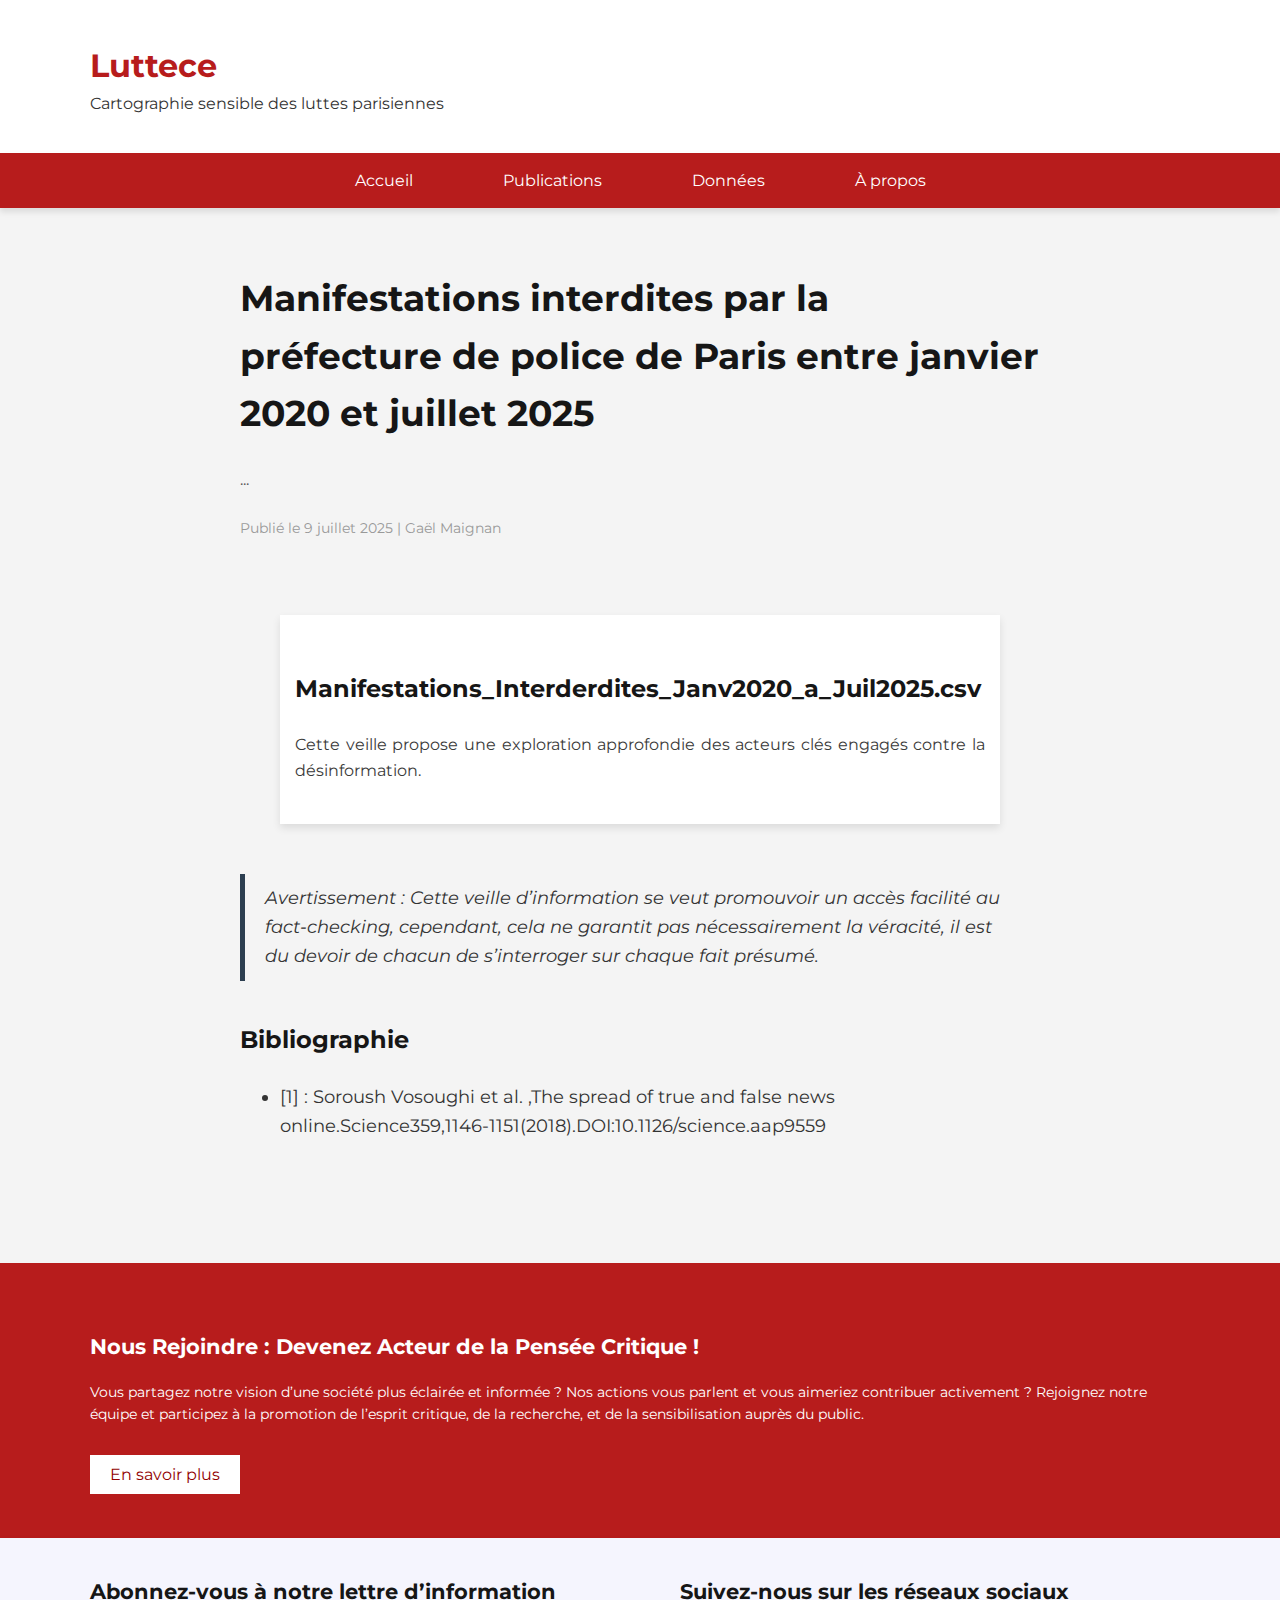
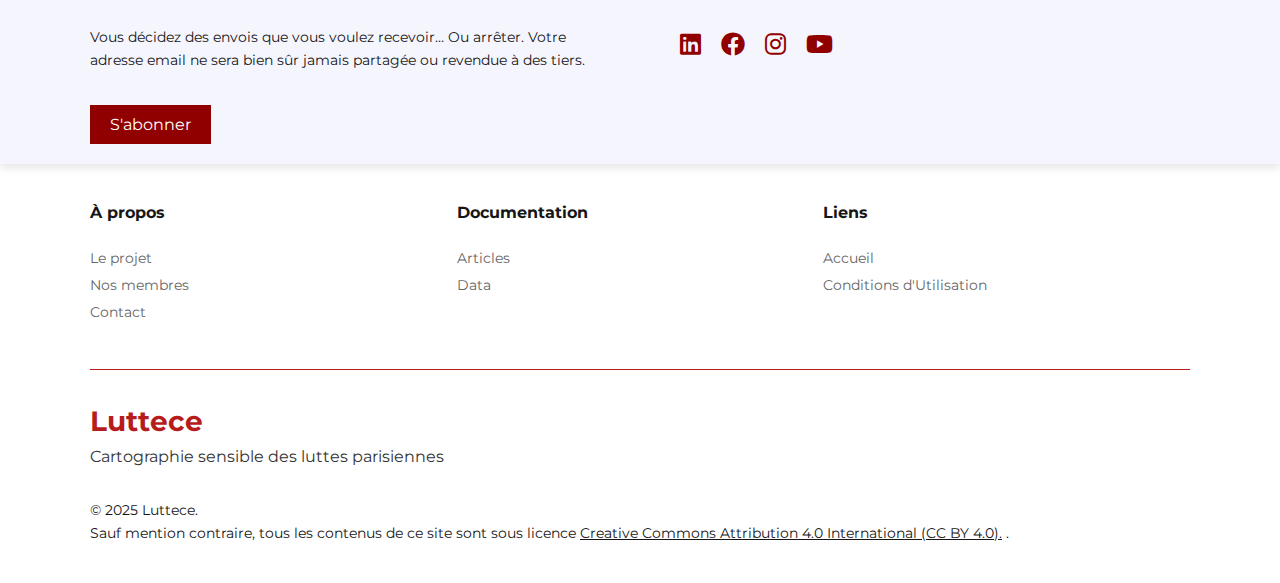
<file: data/manifestations interdites/manifestations interdites.html>
<!DOCTYPE html>
<html lang="fr">
    <head>
        <meta charset="UTF-8">
        <meta name="viewport" content="width=device-width, initial-scale=1.0">
        <meta name="robots" content="index, follow">
        <title>Luttece - Manifestations interdites à Paris depuis janv. 2020</title>
        <script src="../../js/script.js"></script>
        <link rel="stylesheet" href="../../main.css">
        <link rel="stylesheet" href="../../styles.css">
        <link rel="stylesheet" href="../../article.css">
        <link rel="stylesheet" href="https://cdnjs.cloudflare.com/ajax/libs/font-awesome/6.0.0-beta3/css/all.min.css">
        <link rel="icon" href="https://observatoire-esprit-critique.fr/img/logo.png" type="image/x-icon">
    </head>
    <body>
        <!-- Header avec le menu responsive -->
        <header class="site-header">
            <div class="mobile-nav">
                <a href="../../index.html"><img src="../../img/logo.png" alt="OEC"></a>
                <div class="hamburger" onclick="openMenu()">
                    <div></div>
                    <div></div>
                    <div></div>
                </div>
            </div>
            <a href="../../index.html" class="title">
                <div class="text-container">
                    <h1>Luttece</h1>
                    <p>
                        Cartographie sensible des luttes parisiennes
                    </p>
                </div>
            </a>
            <nav class="nav-menu" id="nav-menu-id">
            <ul>
                <li><a href="../../index.html">Accueil</a></li>
                <li><a href="../../tous%20les%20contenus.html">Publications</a></li>
                <li><a href="../../data.html">Données</a></li>
                <li><a href="../../about.html">À propos</a></li>
            </ul>
        </nav>
        </header>
        <main>
            <article class="article">
                <h2 class="article-title">Manifestations interdites par la préfecture de police de Paris entre janvier 2020 et juillet 2025</h2>
                <p class="article-description">
                    ...
                </p>
                <p class="article-date">
                    Publié le 9 juillet 2025 | Gaël Maignan
                </p>

                <div class="article-content">

                    <div class="container">
                        <section class="articles">
                    <a href="" class="article-horizontal">
                            <div class="article-info">
                                <h3>Manifestations_Interderdites_Janv2020_a_Juil2025.csv</h3>
                                <p class="article-description">
                                    Cette veille propose une exploration approfondie des acteurs clés engagés contre la désinformation.
                                </p>

                            </div>
                    </a>   
                    </section> 
                    </div>



<blockquote>
  Avertissement : Cette veille d’information se veut promouvoir un accès facilité au fact-checking, cependant, cela ne garantit pas nécessairement la véracité, il est du devoir de chacun de s’interroger sur chaque fait présumé.
</blockquote>

                    <h3>Bibliographie</h3>
                    <ul>
                        <li>[1] : Soroush Vosoughi et al. ,The spread of true and false news online.Science359,1146-1151(2018).DOI:10.1126/science.aap9559</li>
                    </ul>
                </div>
            </article>
        </main>
<footer id="footer">
        <section class="full-width-section join">
            <div class="content">
                <h2>Nous Rejoindre : Devenez Acteur de la Pensée Critique !</h2>
                <p>Vous partagez notre vision d’une société plus éclairée et informée ? Nos actions vous parlent et vous aimeriez contribuer activement ? Rejoignez notre équipe et participez à la promotion de l’esprit critique, de la recherche, et de la sensibilisation auprès du public.<br><br></p>

                <a href="https://observatoire-esprit-critique.fr/articles/about/about.html#join" class="btn-discover discover-bottom">En savoir plus</a>
            </div>
        </section>
        <div class="subscription-container">
            <div class="subscription-section">
                <!-- Bloc gauche : Abonnement à la newsletter -->
                <div class="left-content">
                    <h2>Abonnez-vous à notre lettre d’information</h2>
                    <p>Vous décidez des envois que vous voulez recevoir… Ou arrêter. Votre adresse email ne sera bien sûr jamais partagée ou revendue à des tiers.</p>
                    <button class="subscribe-button">S'abonner
                    </button>
                </div>
                <!-- Bloc droit : Suivez-nous sur les réseaux sociaux -->
                <div class="right-content">
                    <h2>Suivez-nous sur les réseaux sociaux</h2>
                    <div class="social-icons">
                        <a href="https://www.linkedin.com/company/oec-org" target="_blank" aria-label="LinkedIn"><i class="fab fa-linkedin"></i></a>
                        <a href="https://www.facebook.com" target="_blank" aria-label="Facebook"><i class="fab fa-facebook"></i></a>
                        <a href="https://www.instagram.com" target="_blank" aria-label="Instagram"><i class="fab fa-instagram"></i></a>
                        <a href="https://www.youtube.com" target="_blank" aria-label="YouTube"><i class="fab fa-youtube"></i></a>
                    </div>
                </div>
            </div>
        </div>
        <div class="fixed-img"></div>
        <div class="footer-content">
                <div class="footer-section">
                    <h3>À propos</h3>
                    <ul>
                        <li><a href="../../about.html">Le projet</a></li>
                        <li><a href="../../about.html#membres">Nos membres</a></li>
                        <li><a href="../../about.html#contact">Contact</a></li>
                    </ul>
                </div>
                <div class="footer-section">
                    <h3>Documentation</h3>
                    <ul>
                        <li><a href="../../tous les contenus.html">Articles</a></li>
                        <li><a href="../../data.html">Data</a></li>
                    </ul>
                </div>
                <div class="footer-section">
                    <h3>Liens</h3>
                    <ul>
                        <li><a href="../../index.html">Accueil</a></li>
                        <li><a href="https://creativecommons.org/licenses/by/4.0/deed.fr">Conditions d'Utilisation</a></li>
                    </ul>
                </div>
                <div id="about" class="footer-bottom">
                    <div class="text-container">
                        <h1>Luttece</h1>
                        <p>Cartographie sensible des luttes parisiennes</p>
                    </div>
                    <p>
                        &copy; 2025 Luttece.
                        <br>
                         Sauf mention contraire, tous les contenus de ce site sont sous licence
                        <a href="https://creativecommons.org/licenses/by/4.0/deed.fr" target="_blank" class="license-link">Creative Commons Attribution 4.0 International (CC BY 4.0).</a>       .
                    </p>
                </div>
            </div>
    </footer>
        </body>
    </html>
</file>
<file: main.css>
/* Ajoutez cette ligne si vous utilisez Google Fonts ou un service similaire */
@import url('https://fonts.googleapis.com/css2?family=Montserrat:wght@400;700&display=swap');

/* Importation de la police Gotham (si disponible) */
@font-face {
    font-family: 'Gotham';
    /*src: url('fonts/Gotham-Book.otf') format('opentype');*/
}
html {
  scroll-behavior: smooth;
}
body {
    scroll-behavior: smooth;
    /*font-family: 'Gotham', 'Montserrat', sans-serif;*/ /* Changez 'Gotham' par le nom exact si nécessaire */
    font-family: 'Montserrat', sans-serif; /* Changez 'Gotham' par le nom exact si nécessaire */
    margin: 0;
    padding: 0;
    background-color: #f4f4f4;
    line-height: 1.6; /*espacement entre les lignes de texte*/
    color: #333;

    margin: 0;
            padding: 0;
            display: flex;
            flex-direction: column;
}

/* Style pour le header */
header {
    position: relative;
    padding-top: 20px;
    background-color: white;
}



.title {
    max-width: 1100px;
    width: 90%;
    max-width: 1100px;
    margin: auto;

    display: flex;
    gap: 20px; /* Espacement de 20px entre les photos */
    padding: 20px;
        
}

@media (max-width: 768px) {
    .title{
        padding: 15px;
    }
    /*pour le logo*/
    header img{
    max-width: 99%;
    max-height: 50px;
    height: auto;
}

header {
    box-shadow: 0 4px 8px rgba(0, 0, 0, 0.3);
}
}

.content{
    max-width: 1100px;
    width: 90%;
    margin: auto;
}
.full-width-section{
    background-color: #fff;
}

.full-width-section ul {
   list-style-type: none;
   padding-left: 0;
   font-size: inherit;
}


main ul li {
    margin-bottom: 15px;
    line-height: 1.6;
}


@media (max-width: 768px) {
    .content{
        width: 90%;
        margin: auto;
}
}

.text-container {
    display: flex;
    flex-direction: column;
}

.text-container h1 {
    margin: 0;
    color: #B71C1C;
}
.mobile-nav {
    display: none;
}

@media (max-width: 768px) {

    .text-container h1 {
        font-size: 20px;
    }
    .mobile-nav{
        display: flex;
        padding: 15px;
        box-shadow: 0 4px 8px rgba(0, 0, 0, 0.1);
    }
    .site-header{
        padding-top: 0;
    }
}

.text-container p {
    margin-top: 0px;
    font-size: 16px;
    color: #333;
}




/* Style pour le menu de navigation */
.nav-menu {
    background-color: #B71C1C; /* Couleur du menu de navigation */
    width: 100%;
    box-shadow: 0 4px 6px rgba(0, 0, 0, 0.1);
    position: relative;
    z-index: 1000;
}



.nav-menu.fixed {
    position: fixed;
    top: 0;
    left: 0;
    right: 0;
    z-index: 1000;
}

/* Style pour le menu de navigation */
.nav-menu ul {
    list-style: none;
    padding: 15px;
    margin: 0;
    display: flex;
    justify-content: center;
}

.nav-menu ul li {
    margin: 0 35px; /*espace entre les boutons*/
}

.nav-menu ul li a {
    text-decoration: none;
    color: #fff;
    padding: 10px;
    position: relative; /* Nécessaire pour l'élément ::after */
}

.nav-menu ul li a::after {
    content: ''; 
    position: absolute;
    left: 0;
    bottom: 4px;
    width: 100%;
    height: 2px; /* Hauteur de la barre */
    background-color: white; /* Couleur de la barre */
    transform: scaleX(0); /* Cache la barre par défaut */
    transform-origin: center; /* Point d'origine pour l'animation */
    transition: transform 0.25s ease-in-out; 
}

.nav-menu ul li a:hover::after {
    transform: scaleX(0.7); /* Barre visible au survol */
}

@media (max-width: 768px) {
    .mobile-nav {
        position: fixed;
        width: 93vw;
        z-index: 2000;
        background-color: white;
    }

.text-container{
    padding-top: 100px;
}

    .nav-menu {
padding-top: 15px;
        top:65px;
    position: fixed;
    background-color: white;
    width:100vw;
    height: 25vh;
}
.nav-menu ul {
    gap: 15px;
    flex-direction: column;
}
.nav-menu ul li a {
    color: black;
}

}


/* Style pour les sections */
section {
    padding: 50px 0;
    width: 100%;
}


/* Limitation de la largeur du contenu */
.conteneur {
    max-width: 1100px;
    width: 90%;
    max-width: 1100px;
    margin: 0 auto;
}





.featured-article {
    display: block;
    text-decoration: none;
    overflow: hidden; /* Pour éviter que le contenu dépasse les coins arrondis */
    box-shadow: 0 4px 8px rgba(0, 0, 0, 0.1); /* Ombre par défaut */
    transition: box-shadow 0.3s ease; /* Transition pour l'effet au survol */
}
.featured-article:hover {
    box-shadow: 0 8px 16px rgba(0, 0, 0, 0.2); /* Ombre plus prononcée au survol */
}

.featured-article:hover, .article-horizontal:hover {
    text-decoration: none;
} 

.featured-article img {
    width: 100%;
    height: auto;
    display: block;
    object-fit: cover;
}

.sub-article img{
    /*max-height: 200px;*/
}

@media (max-width: 768px) {
.sub-article img{
    max-height: 100vh;
}
}

.article-info {
    background-color: #fff;
    padding: 15px;
    box-shadow: 0 4px 8px rgba(0, 0, 0, 0.1);
    padding-bottom: 25px;
    position: relative; /* S'assurer que .article-info a une position relative pour le positionnement absolu de la flèche */
}

.article-info h3 {
    font-size: 20px;
    margin: 0 0 10px;
}

.arrow-icon {
    position: absolute;
    bottom: 8px; /* Espacement par rapport au bas */
    right: 8px; /* Espacement par rapport au côté droit */
    width: 24px;
    height: 24px;
    color: #910000; /* Couleur de la flèche */
}




.article-horizontal {
    display: flex;
    background-color: #fff;
    transition: transform 0.3s, box-shadow 0.3s;
}


.article-horizontal:hover {
    box-shadow: 0 6px 12px rgba(0, 0, 0, 0.2);
}

.article-horizontal img {
    width: 200px;
    height: auto;
    object-fit: cover;
    box-shadow: 0 4px 8px rgba(0, 0, 0, 0.1);
}

@media (max-width: 768px) {
.article-horizontal {
    display: table-column;
}
.article-horizontal img {
    width: 100%;
    height: auto;
    display: block;
    object-fit: cover;
}
}

.article-horizontal .article-info {
    padding: 15px;
    padding-bottom: 25px;
    flex: 1;
}



@media (max-width: 768px) {
    /* Passer à une seule colonne pour la grille de contenu */


    .conteneur{
        width: 90%;
    }
    .content-grid {
        grid-template-columns: 1fr;

    }

    /* Alignement des sections à pleine largeur */
    .featured-section, .secondary-section {

    }

    /* Ajustement de la largeur des articles */
    .article-card img, .article-horizontal img {
    }



    .article-horizontal .article-info {
        padding-left: 15px;
        padding-right: 15px;
    }
}


.article-description {
    font-size: 16px;
    color: #666;
}

.publication-date {
    font-size: 12px;
    color: #555; /* Couleur grise pour la date */
    margin-bottom: 0px;


    position: absolute;
    bottom: 8px; /* Espacement par rapport au bas */
}


@media (max-width: 768px) {
    .article-info {
        padding-left: 10px; /*permet de faciliter la lecture*/
        padding-right: 10px;
        padding-top: 10px;
    }
}




@media (max-width: 768px) {


    /* Menu vertical en mode responsive */
    .nav-menu {
        display: none;
    }
}






a {
    font-size: 16px;
    color: #910000;
    text-decoration: none;
}









/* Style du bouton menu hamburger */
        .hamburger {
            display: flex;
            flex-direction: column;
            justify-content: center;
            gap: 5px;
            cursor: pointer;
            margin-left: auto;
        }

        /* Style des lignes du hamburger */
        .hamburger div {
            width: 30px;
            height: 3px;
            background-color: #B71C1C;
            border-radius: 2px;
        }



.join {
    background-color: #B71C1C;
    color: white;
}


.see-all-content {
    display: inline-flex;
    align-items: center;
    color: #910000; /* Couleur du texte */
}

.see-all-content .text {
    position: relative; /* Nécessaire pour le pseudo-élément personnalisé */
}

/* Pseudo-élément pour le soulignement personnalisé */
.see-all-content .text::after {
    content: "";
    position: absolute;
    left: 0;
    right: 0;
    bottom: -2px; /* Distance sous le texte */
    height: 3px; /* Épaisseur du soulignement */
    background-color: #910000; /* Couleur du soulignement */
    transform: scaleX(0); /* Initialement masqué */
    transform-origin: center;
    transition: transform 0.3s ease; /* Animation pour l'effet de soulignement */
}

/* Afficher le soulignement au survol */
.see-all-content:hover .text::after {
    text-decoration: none;
    transform: scaleX(1); /* Étendre le soulignement */
}

.see-all-content .arrow-icon {
    position: static; /* Positionnement de l'icône de flèche */
    margin-left: 5px; /* Espacement entre le texte et l'icône */
    width: 18px;
    height: 18px;
    color: #910000; /* Couleur de la flèche */
}














footer {
    color: rgb(22, 22, 22);
    padding: 30px 0;
    padding-top: 0px;
    z-index: 10;
    font-size: 14px;
    overflow: hidden;
    background-color:rgb(246,246,246);
    background-color: white;
    /*max-width: 1100px;*/
}
.footer-content {
    display: flex;
    flex-wrap: wrap;
    max-width: 1100px;
    width: 90%;
    max-width: 1100px;
    margin: auto;
    justify-content: space-around;
    padding-top: 20px;
}
@media screen and (max-width: 768px) {
  
  .footer-content {
    display: block;
    margin-bottom: 30px;
    padding-top: 20px;
  }
}

.footer-section {
    flex: 1;
    /*margin: 2.5vw;*/
    margin-left: 0px;
}
.footer-section p {
    padding: 0;
    margin: 0;
}
.footer-section h3 {
    font-weight: bold;
}


.footer-section ul {
    list-style-type: none;
    margin: 0;
    padding: 0;
}
.footer-section li {
    padding-top: 5px;
}
.footer-section a {
    text-decoration: none;
    font-size: 14px;
    color: rgb(102, 102, 102);
}
.footer-section h3 {
    font-size: 16px;
}
.footer-section a:hover {
    text-decoration: underline;
}
.footer-bottom {
    text-align: left;
    padding: 10px 0;
margin-bottom: 0px;
    position: relative;
    width: 100%;
    margin-top: 30px;
}
.footer-bottom::after {
    content: '';
    position: absolute;
    width: 100%;
    top: 0px;
    height: 1px;
    background-color: #B71C1C;
}
@media{
    .footer-bottom {
    top: 15px;
}





}
.footer-bottom .text-container{
    margin-top: 20px;
}
.license-link {
    color: inherit;           /* Garde la même couleur que le texte du paragraphe */
    text-decoration: underline; /* Ajoute un soulignement */
    font-size: inherit;       /* Conserve la même taille que le texte du paragraphe */
    font-weight: inherit;     /* Conserve le même poids (gras, normal) que le paragraphe */
}



.subscription-container {
    width: 100%;
    background-color: rgb(245, 245, 254);
    box-shadow: 0 4px 8px rgba(0, 0, 0, 0.1);
    color: rgb(22, 22, 22);
}

.subscription-section {
    display: flex;
    max-width: 1100px;
    width: 90%;
    max-width: 1100px;
    margin: auto;
    padding: 20px;
    gap: 30px;
}

.left-content, .right-content {
    width: 50%;
}
.right-content{
    margin-left: 50px;
}



.subscribe-button {
    font-family: 'Montserrat', sans-serif;
    margin-top: 20px;
    padding: 10px 20px;
    background-color: #910000;
    color: white;
    border: none;
    cursor: pointer;
    font-size: 16px;
}

.subscribe-button:hover {
    background-color: rgb(18,18,255);
}

.social-icons {
    display: flex;
    gap: 20px;
}
.social-icons a {
    font-size: 24px; 
}

.social-icons a img {
    width: 30px;
    height: 30px;
}



/* Styles pour les petits écrans */
@media (max-width: 768px) {
    .subscription-section {
        flex-direction: column; /* Empile les colonnes */
    }
    .right-content{
        margin-left: 0px;
    }
    .left-content, .right-content {
        width: 100%; /* Les blocs occupent toute la largeur */
    }
    .footer-section, .footer-bottom{
        width: 90%;
        margin: auto;
    }
}





/* Style pour le bouton "Découvrir" */
.btn-discover {
    background-color: #fff;
    color: #910000;
    border: none;
    padding: 10px 20px;
    font-size: 16px;
    cursor: pointer;
    position: absolute;
    left: 20px; /* Aligné à gauche avec le même padding que le contenu */
    bottom: 70px;
    transition: background-color 0.3s, color 0.3s;
}

/* Effet au survol */
.btn-discover:hover {
    background-color: #910000;
    color: #fff;
}

.discover-bottom {
    position: relative;
    left: 0px;
    bottom: 0px;
}





.contact-badge {
  display: flex;
  align-items: center;
  padding-left: 20px;
  box-shadow: 0 4px 10px rgba(0, 0, 0, 0.1);
  height: auto; /* 80px pour la photo + 2 * 10px de marge */
  padding-right: 10px;
  background-color: white;
}

.profile-photo {
  width: 110px;
  height: 110px;
  overflow: hidden;
  border-radius: 50%;
  margin-right: 1em;
  flex-shrink: 0;
}


.profile-photo img {
  width: 100%;
  height: 100%;
  object-fit: cover;
}

.contact-info {
  font-size: 0.8em;
}

@media (max-width: 600px) {
  .contact-badge {
    flex-direction: column; /* Change l'orientation en colonne */
    align-items: center; /* Centre les éléments */
    height: auto; /* Permet à la hauteur de s'ajuster automatiquement */
    text-align: center;
  }

  .profile-photo {
    margin-right: 0; /* Enlève la marge droite */
    margin-top: 30px;
  }
}









blockquote {
margin: 0;
  font-style: italic;
    padding: 10px 20px;
  border-left: 5px solid #2c3e50;
  /*background-color: #f8f9fa;*/
  color: #333;

}




.articles-list {
    gap: 20px;
    display: flex;
    flex-direction: column;
}

@media (min-width: 1024px) {
  article p {
    text-align: justify;
    line-height: 1.6; /* Pour améliorer la lisibilité */
  }
}
</file>
<file: styles.css>
.bannere {
    width: 100%;
    height: 175px;
    object-fit: cover;
}
.mobile{
    display: none;
}
@media (max-width: 768px) {
    .articles{
    padding-top: 0;
}
    
.see-all-content{
    display: none;
        margin: auto;

}
.mobile{
    display: flex;
}
}



/*à la une*/
.title-section {
  display: flex;
  align-items: center; /* Aligne verticalement le titre et le lien */
  justify-content: space-between; /* Espace entre le titre et le lien */
}



.container {
    width: 90%;
    max-width: 1100px;

    display: flex;
    justify-content: space-between;
    margin: auto;
}

.column {
    width: 48%;
}

@media (max-width: 768px) {
    .container {
    max-width: 90vw;
}
}






.column {
    width: 48%;
}








/* Structure de base */
.articles {
  display: flex;
  gap: 2rem;
}

.articles2 {
    padding-top: 0px;
    padding-bottom: 0px;
    display: flex;
    gap: 1rem; /* Espace entre les colonnes */
}

.column {
  flex: 1;
}

.column h2 {
  color: #333;
  margin-bottom: 1rem;
}

.column{
display: flex;
  flex-direction: column;
  gap: 20px;
  /* Espace vertical entre les articles */
}

.column2 {
    flex: 1; /* Permet à chaque colonne de prendre la même largeur */
    display: flex;
    flex-direction: column;
    gap: 1rem; /* Espace entre les articles dans chaque colonne */
}




@media (max-width: 768px) {
    .container {
        flex-direction: column; /* Les colonnes passent en mode colonne */
    }

    .column {
        width: 100%; /* Chaque colonne prend toute la largeur */
        margin: 10px 0; /* Marge verticale entre les colonnes */
    }
}


/* Media Query pour écrans mobiles */
@media (max-width: 768px) {
  .articles {
    flex-direction: column;
  }
  .container{
    padding: 15px;
  }
}

.mobile-title {
    font-size: 24px;
    font-weight: bold;
}

/* Styles pour la section pleine largeur avec l'image */
.overlay-section {
    width: 100%;
    height: 330px;
    overflow: hidden;
    position: relative;
    padding: 0;
}




.overlay-section img {
    width: 100%;
    height: 100%;
    object-fit: cover;
}




.overlay-container{
    max-width: 1100px;
    margin: auto;
}

.overlay-container img {
    position: absolute;
    top: 0;
    left: 0;
    width: 100%;
    height: 100%;
    object-fit: cover; /* Garde les proportions */
    z-index: -1; /* Met l'image en arrière-plan */
}


/* Style pour la zone rectangulaire superposée */
.overlay {
    position: absolute;
    top: 0;
    width: 400px;
    height: 100%;
    background-color: #B71C1C; /* Fond bleu */
    color: #fff;
    padding: 20px;
    display: flex;
    flex-direction: column;
    /*justify-content: center;*/

}
@media (max-width: 768px) {

    .overlay-section {
  position: relative;
  height: 500px;
  width: 100%;

}

.overlay-container {
  position: relative;
  z-index: 10;
  width: 100%;
  background-color: #B71C1C;


}
.overlay{
    position: relative;
    height: 325px;
    width: 90%;
    margin: auto;
    padding-bottom: 50px;
}


}

/* Styles des titres et paragraphes dans la zone rectangulaire */
.overlay h2 {
    margin-top: 0;
    font-size: 24px;
    color: #fff;
}

.overlay h3 {
    font-size: 18px;
    margin: 10px 0;
    color: #fff;

}

.overlay p {
    font-size: 16px;
    line-height: 1.6;
}
</file>
<file: article.css>
.italic {
    font-style: italic;
}

.article-categories {
    display: flex;
    gap: 0.5rem;
    margin: 1rem 0;
    flex-wrap: wrap;
    margin-bottom: 20px;
}
.illustration {
  text-align: center; /* centre tout le contenu à l'intérieur */
  padding: 20px;
}

.illustration img {
  max-width: 100%;     /* rend l'image responsive */
  height: auto;
  display: inline-block;
}

.illustration .description {
  margin-top: 5px;
  font-size: 16px;
  color: #555;
  text-align: center;
}
.category-button {
    background-color: rgb(227, 227, 253);
    color: rgb(0, 0, 145);
    padding: 0.5rem 1rem;
    border-radius: 50px;
    font-size: 12px;
    text-align: center;
    cursor: pointer;
    transition: background-color 0.3s ease;
    font-weight: bold;
}

.category-button:hover {
    background-color: rgb(193, 193, 251);
}


.article-container {
    max-width: 800px;
    margin: 2rem auto;
    padding: 1rem;
    background-color: #fff;
    box-shadow: 0 4px 8px rgba(0, 0, 0, 0.1);
    border-radius: 8px;
}



.article {
    padding: 2rem;
    max-width: 800px;
    margin: auto;
    font-size: 18px;
}
@media (max-width: 768px) {
    .article  {
        padding: 0;
        padding-bottom: 2rem;
        padding-top: 1rem;
        width: 90%;
    font-size: 16px;

main ul {
   padding-left: 20px;
}
}


main ul li {
    margin-bottom: 15px;
    line-height: 1.6;
}
}
.article h2 {
    font-size: 36px;
}

@media (max-width: 768px) {
    .article h2 {
    font-size: 28px;

    .article{
    position: relative;
}

}

/*.article{
    padding: 0px;
}*/
}

.article-title {
    font-size: 2.5rem;
    color: rgb(22, 22, 22);
    margin-bottom: 1.5rem;
}

.article-date {
    color: #999;
    font-size: 0.9rem;
    margin-bottom: 25px;
}

.article-image {
    width: 100%;
    height: auto;
    margin: 1rem 0;
}

.article-description {
    color: #555;
    margin-bottom: 1.5rem;
}

.article-content {
    line-height: 1.6;
    margin-bottom: 90px;
}

.article-content p {
    margin-bottom: 1rem;
    color: rgb(58, 58, 58);
}

.article-content a {
font-size: inherit;
}
.article-content .subscribe-button {
    font-size: 14px;
}
.article-content p a:hover {
    text-decoration: underline;
}

.article-content h3 {
    font-size: 1.5rem;
    color: rgb(22, 22, 22);
    margin-top: 2.5rem;
    margin-bottom: 1.5rem;
}

.image-container {
    width: 100%;
    margin: auto;
}

.image-container figcaption {
    font-size: 0.9em;
    color: rgb(102, 102, 102);
    margin-bottom: 1.5em;
    font-style: italic;
    text-align: center;
}

.article-quote {
    font-style: italic;
    color: #333;
    border-left: 4px solid rgb(0, 0, 145);
    padding-left: 1rem;
    margin: 1rem 0;
    background-color: #f1f1f1;
}


.article-image, .section-image {
    width: 100%;
    height: auto;
    margin: 1rem 0;
    max-height: 50vh;
    object-fit: cover;
}



@media (max-width: 768px) {
.section-image {
width: 100vw;
    position: relative;
    margin-left: calc(-1 * (100vw - 100%) / 2); /* Décale l'image pour qu'elle prenne toute la largeur */
    margin-top: 1rem;
    margin-bottom: 1rem;
}
}


.article-suggestion {
    
}
</file>
